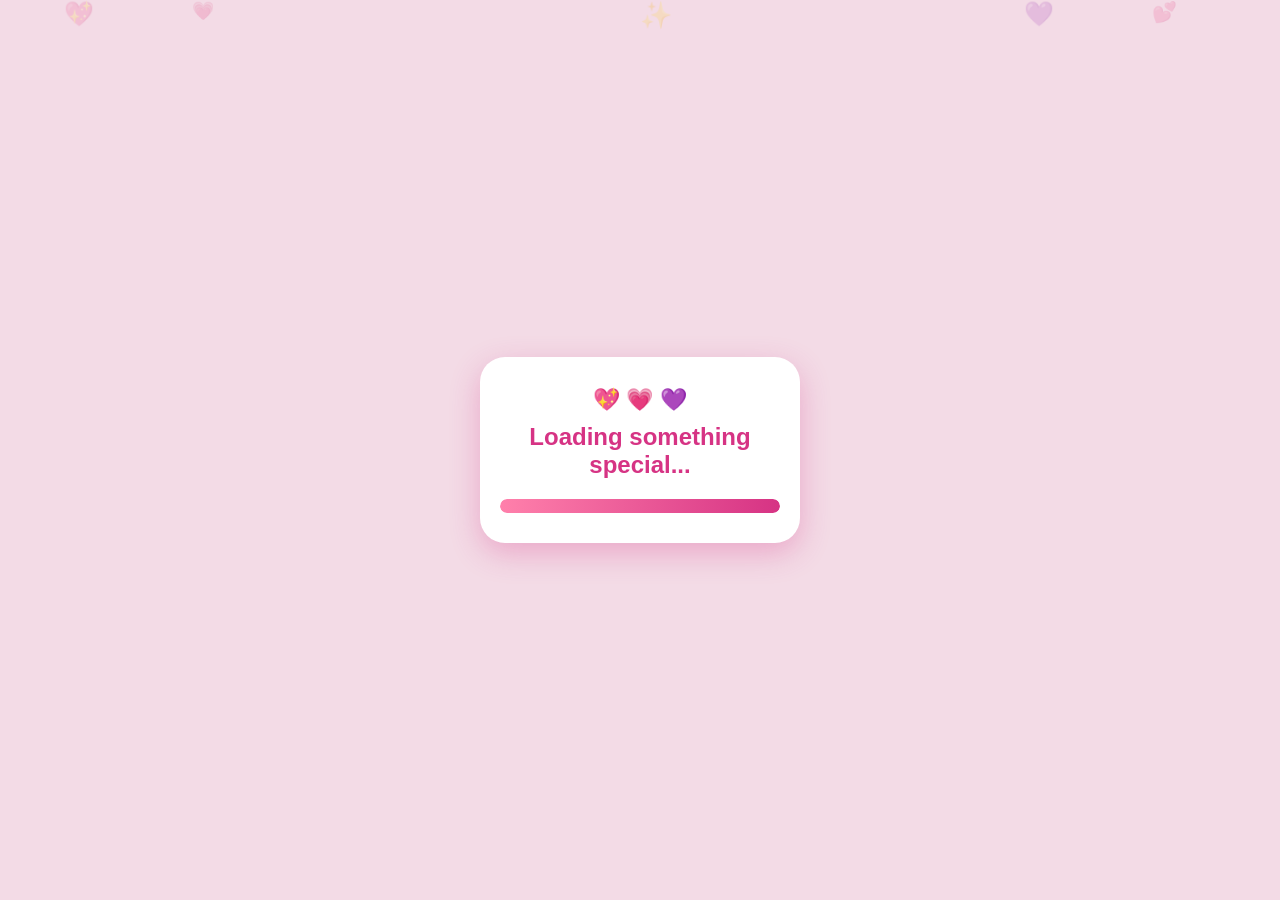
<file: index.html>
<!DOCTYPE html>
<html>
<head>
<meta name="viewport" content="width=device-width, initial-scale=1.0">
<title>Loading...</title>

<style>
body {
    margin: 0;
    height: 100vh;
    display: flex;
    justify-content: center;
    align-items: center;
    background: #f3dbe6;
    font-family: Arial, sans-serif;
    overflow: hidden;
}

/* Floating hearts container */
.background-hearts {
    position: absolute;
    width: 100%;
    height: 100%;
    pointer-events: none;
}

.background-hearts span {
    position: absolute;
    font-size: 24px;
    opacity: 0.2;
    animation: floatUp linear infinite;
}

/* Different positions & speeds */
.background-hearts span:nth-child(1) { left: 5%; animation-duration: 10s; }
.background-hearts span:nth-child(2) { left: 15%; animation-duration: 14s; font-size: 18px; }
.background-hearts span:nth-child(3) { left: 80%; animation-duration: 12s; }
.background-hearts span:nth-child(4) { left: 90%; animation-duration: 16s; font-size: 20px; }
.background-hearts span:nth-child(5) { left: 50%; animation-duration: 18s; font-size: 26px; }

@keyframes floatUp {
    0% { transform: translateY(100vh) rotate(0deg); }
    100% { transform: translateY(-10vh) rotate(360deg); }
}

.card {
    background: white;
    padding: 30px 20px;
    border-radius: 25px;
    text-align: center;
    width: 280px;
    box-shadow: 0 10px 30px rgba(214, 51, 132, 0.3);
    animation: fadeIn 1s ease, glow 2.5s infinite alternate;
    position: relative;
    z-index: 2;
}

@keyframes glow {
    from { box-shadow: 0 10px 30px rgba(214, 51, 132, 0.2); }
    to { box-shadow: 0 15px 40px rgba(214, 51, 132, 0.4); }
}

.hearts {
    font-size: 22px;
    margin-bottom: 10px;
    animation: bounce 1.5s infinite ease-in-out;
}

@keyframes bounce {
    0%,100% { transform: translateY(0); }
    50% { transform: translateY(-6px); }
}

h2 {
    color: #d63384;
    margin: 10px 0 20px 0;
}

/* Loading bar */
.loading-bar {
    width: 100%;
    height: 14px;
    background: #ffe6f0;
    border-radius: 50px;
    overflow: hidden;
    position: relative;
}

.loading-fill {
    height: 100%;
    width: 0%;
    background: linear-gradient(90deg, #ff80ab, #d63384);
    border-radius: 50px;
    animation: load 7s forwards;
}

.loading-fill::after {
    content: "";
    position: absolute;
    top: 0;
    left: -40%;
    width: 40%;
    height: 100%;
    background: rgba(255,255,255,0.4);
    transform: skewX(-20deg);
    animation: shine 1.2s infinite;
}

@keyframes shine {
    0% { left: -40%; }
    100% { left: 120%; }
}

@keyframes load {
    from { width: 0%; }
    to { width: 100%; }
}

@keyframes fadeIn {
    from { opacity: 0; transform: scale(0.9); }
    to { opacity: 1; transform: scale(1); }
}
</style>
</head>

<body>

<div class="background-hearts">
    <span>💖</span>
    <span>💗</span>
    <span>💜</span>
    <span>💕</span>
    <span>✨</span>
</div>

<div class="card">
    <div class="hearts">💖 💗 💜</div>
    <h2>Loading something special...</h2>

    <div class="loading-bar">
        <div class="loading-fill"></div>
    </div>
</div>

<script>
setTimeout(function() {
    window.location.href = "b1.html";
}, 7000);
</script>

</body>
</html>
</file>
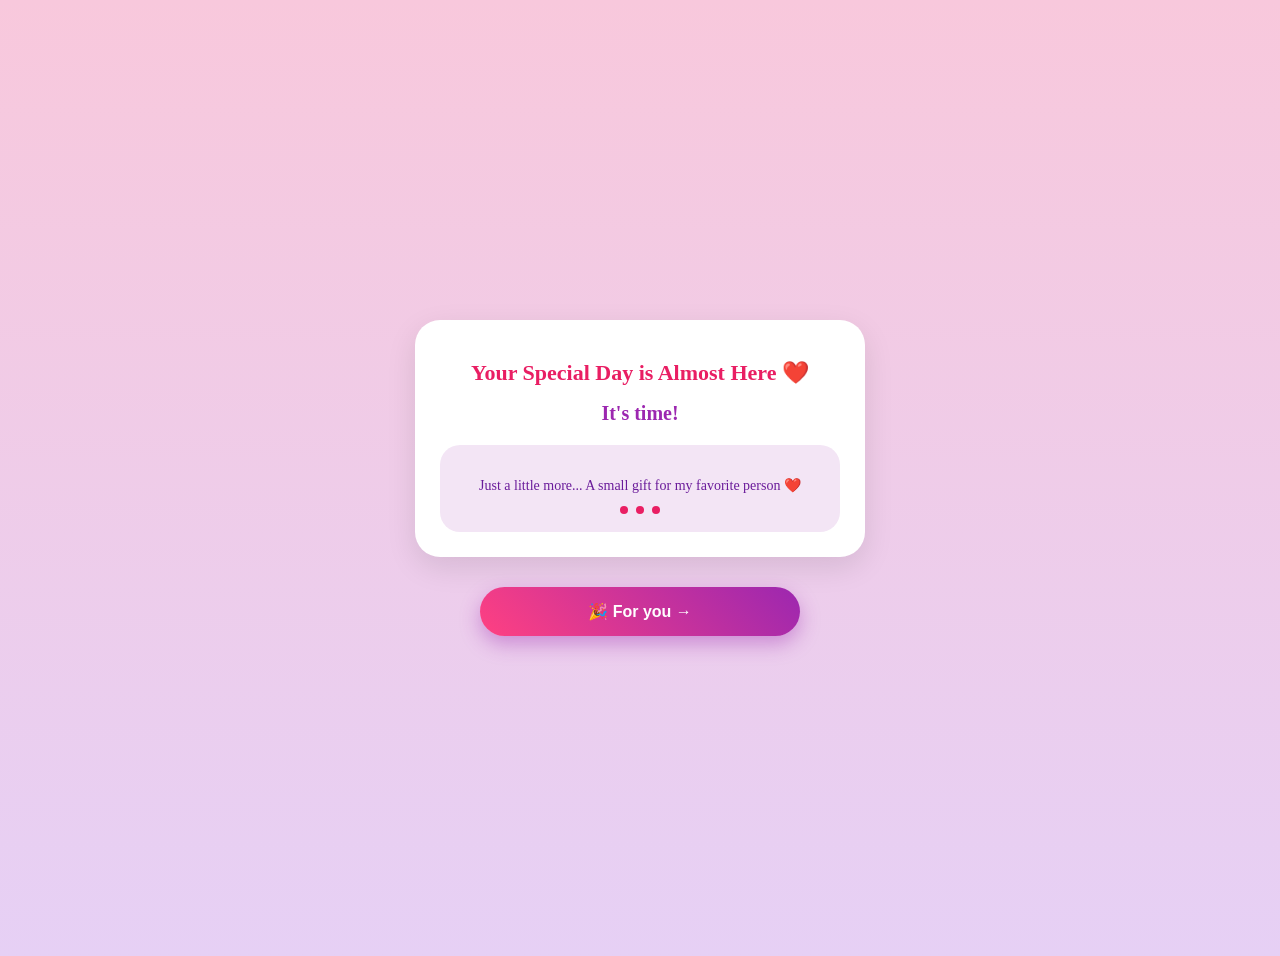
<file: b1.html>
<!DOCTYPE html>
<html lang="en">
<head>
<meta charset="UTF-8">
<meta name="viewport" content="width=device-width, initial-scale=1.0">
<title>It's Time</title>
<link rel="stylesheet" href="b1style.css">
</head>
<body>

<div class="card">
    <h1>Your Special Day is Almost Here ❤️</h1>

    <h2 class="its-time">It's time!</h2>

    <div class="message-box">
        <p>Just a little more... A small gift for my favorite person ❤️</p>
        <div class="dots">
            <span></span>
            <span></span>
            <span></span>
        </div>
    </div>
</div>
  <a href="b2.html">
<div class="button-container">
    <button class="gift-btn">
        🎉 For you →
    </button>
</a>
</div>

</body>
</html>
</file>
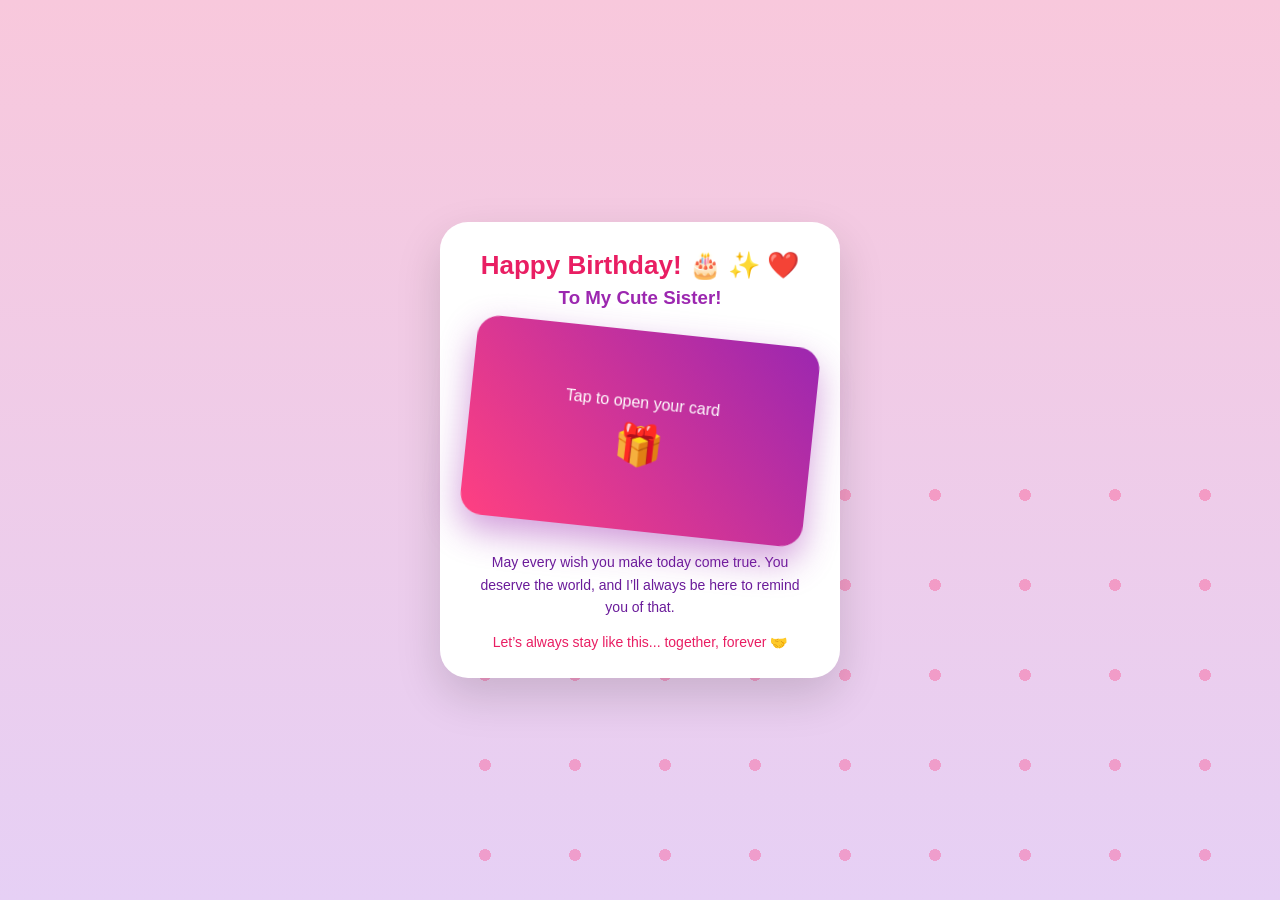
<file: b2.html>
<!DOCTYPE html>
<html lang="en">
<head>
<meta charset="UTF-8">
<meta name="viewport" content="width=device-width, initial-scale=1.0">
<title>Happy Birthday</title>
<link rel="stylesheet" href="b2style.css">
</head>
<body>

<div class="confetti"></div>

<div class="main-card">
    <h1>Happy Birthday! 🎂 ✨ ❤️</h1>
    <h3 class="subtitle">To My Cute Sister!</h3>

    <div class="flip-container" onclick="flipCard()">
        <div class="flip-card" id="flipCard">

            <!-- FRONT -->
            <div class="front">
                <p>Tap to open your card</p>
                <div class="gift-icon">🎁</div>
            </div>

            <!-- BACK -->
            <div class="back">
                <p>
                    Just wanted to remind you—you're my favorite person.
                    My days are better, smiles are wider, and life is sweeter
                    because of you.
                </p>

                <p class="highlight">
                    I hope your birthday is full of love, magic,
                    and everything that makes you smile 💖
                </p>

                <div class="big-heart">❤️</div>
            </div>

        </div>
    </div>

    <p class="message">
        May every wish you make today come true.
        You deserve the world, and I’ll always be here
        to remind you of that.
    </p>

    <p class="closing">
        Let’s always stay like this... together, forever 🤝
    </p>

</div>

<script>
function flipCard() {
    document.getElementById("flipCard").classList.toggle("flipped");
}
</script>

</body>
</html>
</file>
<file: b1style.css>
body {
    min-height: 100vh;
    background: linear-gradient(to bottom, #f8c8dc, #e6d0f5);
    display: flex;
    flex-direction: column;
    justify-content: center;
    align-items: center;
    padding: 20px;
}

.card {
    background: #ffffff;
    width: 100%;
    max-width: 400px;
    border-radius: 25px;
    padding: 25px;
    box-shadow: 0 10px 30px rgba(0,0,0,0.1);
    text-align: center;
    margin-bottom: 30px;
}

.card h1 {
    color: #e91e63;
    font-size: 22px;
    margin-bottom: 15px;
}

.its-time {
    color: #9c27b0;
    font-size: 20px;
    margin-bottom: 20px;
}

.message-box {
    background: #f3e5f5;
    padding: 18px;
    border-radius: 20px;
}

.message-box p {
    color: #6a1b9a;
    font-size: 14px;
    margin-bottom: 12px;
}

.dots {
    display: flex;
    justify-content: center;
    gap: 8px;
}

.dots span {
    width: 8px;
    height: 8px;
    background: #e91e63;
    border-radius: 50%;
}

.button-container {
    width: 100%;
    max-width: 400px;
    text-align: center;
}

.gift-btn {
    width: 80%;
    padding: 15px;
    border: none;
    border-radius: 50px;
    font-size: 16px;
    font-weight: bold;
    color: white;
    background: linear-gradient(45deg, #ff4081, #9c27b0);
    box-shadow: 0 8px 20px rgba(156, 39, 176, 0.4);
    cursor: pointer;
    transition: transform 0.2s ease;
}

.gift-btn:active {
    transform: scale(0.95);
}
</file>
<file: b2style.css>
* {
    margin: 0;
    padding: 0;
    box-sizing: border-box;
    font-family: 'Segoe UI', sans-serif;
}

body {
    min-height: 100vh;
    background: linear-gradient(to bottom, #f8c8dc, #e6d0f5);
    display: flex;
    justify-content: center;
    align-items: center;
    padding: 20px;
    overflow: hidden;
}

/* Confetti */
.confetti::before {
    content: "";
    position: fixed;
    width: 100%;
    height: 100%;
    pointer-events: none;
    background-image:
        radial-gradient(circle, #ff4081 6px, transparent 6px),
        radial-gradient(circle, #ffeb3b 6px, transparent 6px),
        radial-gradient(circle, #4caf50 6px, transparent 6px),
        radial-gradient(circle, #9c27b0 6px, transparent 6px);
    background-size: 90px 90px;
    animation: confettiMove 20s linear infinite;
    opacity: 0.35;
}

@keyframes confettiMove {
    from { transform: translateY(-200px); }
    to { transform: translateY(200px); }
}

.main-card {
    background: white;
    width: 100%;
    max-width: 400px;
    border-radius: 28px;
    padding: 28px;
    text-align: center;
    box-shadow: 0 18px 45px rgba(0,0,0,0.15);
    position: relative;
    z-index: 2;
}

.main-card h1 {
    color: #e91e63;
    font-size: 26px;
    margin-bottom: 6px;
}

.subtitle {
    color: #9c27b0;
    margin-bottom: 22px;
}

/* FLIP SYSTEM */
.flip-container {
    perspective: 1000px;
    margin-bottom: 20px;
}

.flip-card {
    width: 100%;
    height: 200px;
    position: relative;
    transform-style: preserve-3d;
    transition: transform 0.8s;
}

.flip-card.flipped {
    transform: rotateY(180deg);
}

.front, .back {
    position: absolute;
    width: 100%;
    height: 100%;
    border-radius: 22px;
    backface-visibility: hidden;
    display: flex;
    flex-direction: column;
    justify-content: center;
    align-items: center;
    padding: 20px;
}

/* FRONT (tilted gift) */
.front {
    background: linear-gradient(45deg, #ff4081, #9c27b0);
    color: white;
    box-shadow: 0 15px 35px rgba(156,39,176,0.45);
    transform: rotate(6deg);
}

/* BACK */
.back {
    background: #f8f3ff;
    transform: rotateY(180deg);
    box-shadow: 0 8px 20px rgba(233,30,99,0.15);
}

.gift-icon {
    font-size: 40px;
    margin-top: 10px;
}

.highlight {
    color: #e91e63;
    margin-top: 10px;
}

.big-heart {
    font-size: 24px;
    margin-top: 10px;
    animation: pulse 1.2s infinite alternate;
}

@keyframes pulse {
    from { transform: scale(1); }
    to { transform: scale(1.2); }
}

.message {
    color: #6a1b9a;
    font-size: 14px;
    margin-bottom: 15px;
    line-height: 1.6;
}

.closing {
    color: #e91e63;
    font-size: 14px;
}
</file>
